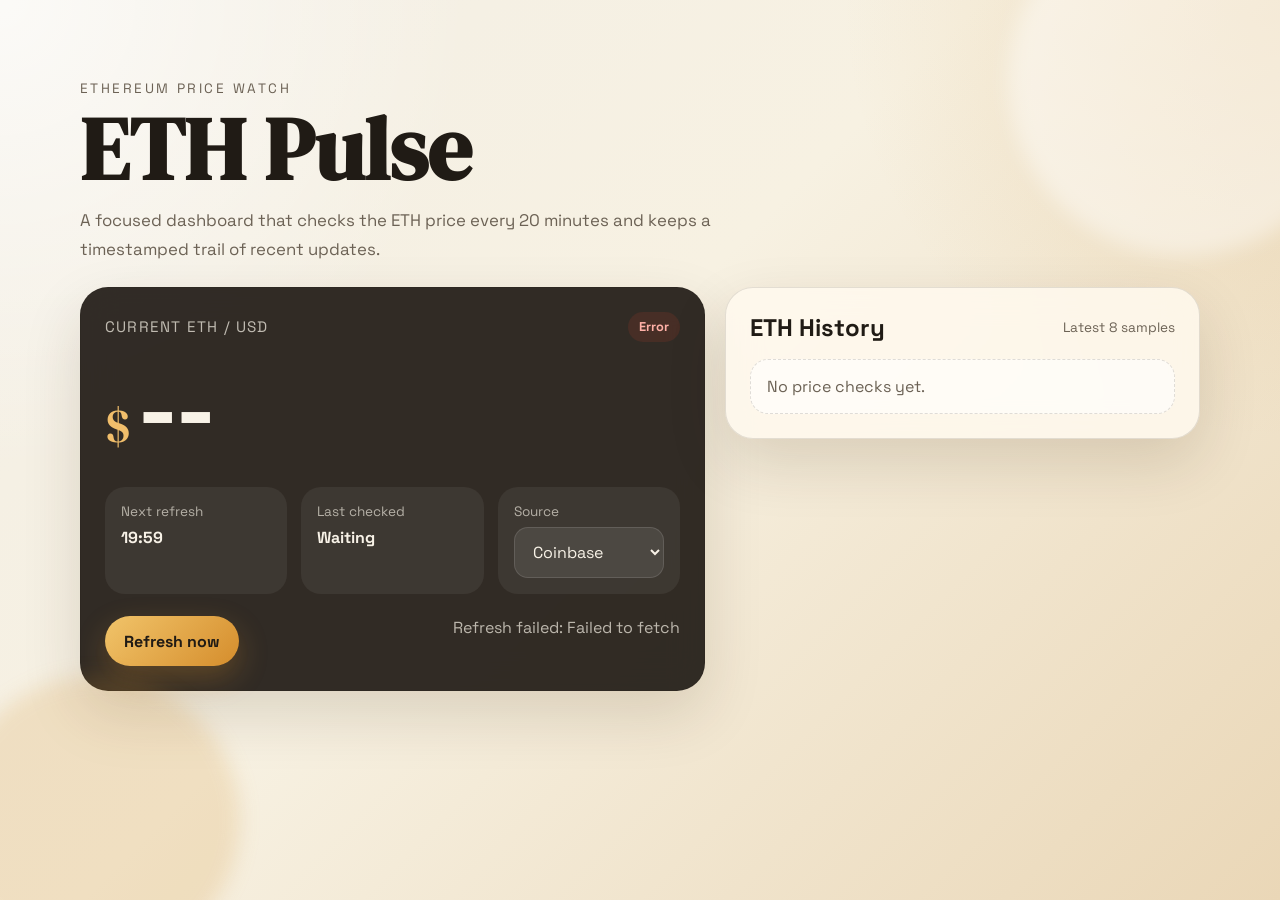
<file: index.html>
<!DOCTYPE html>
<html lang="en">
  <head>
    <meta charset="UTF-8" />
    <meta name="viewport" content="width=device-width, initial-scale=1.0" />
    <title>ETH Pulse Monitor</title>
    <link rel="preconnect" href="https://fonts.googleapis.com" />
    <link rel="preconnect" href="https://fonts.gstatic.com" crossorigin />
    <link
      href="https://fonts.googleapis.com/css2?family=Space+Grotesk:wght@400;500;700&family=DM+Serif+Display:ital@0;1&display=swap"
      rel="stylesheet"
    />
    <link rel="stylesheet" href="./styles.css" />
  </head>
  <body>
    <main class="shell">
      <section class="hero">
        <p class="eyebrow">Ethereum Price Watch</p>
        <h1>ETH Pulse</h1>
        <p class="lede">
          A focused dashboard that checks the ETH price every 20 minutes and keeps a
          timestamped trail of recent updates.
        </p>
      </section>

      <section class="board">
        <article class="price-card">
          <div class="label-row">
            <span class="label">Current ETH / USD</span>
            <span id="statusBadge" class="badge badge-idle">Idle</span>
          </div>
          <div class="price-row">
            <span class="currency">$</span>
            <span id="priceValue" class="price-value">--</span>
          </div>
          <div class="meta-grid">
            <div class="meta-item">
              <span class="meta-title">Next refresh</span>
              <strong id="countdown">20:00</strong>
            </div>
            <div class="meta-item">
              <span class="meta-title">Last checked</span>
              <strong id="lastUpdated">Waiting</strong>
            </div>
            <div class="meta-item">
              <span class="meta-title">Source</span>
              <label class="inline-select">
                <select id="sourceSelect" aria-label="ETH source exchange"></select>
              </label>
            </div>
          </div>
          <div class="action-row">
            <button id="refreshButton" type="button">Refresh now</button>
            <p id="message" class="message">Ready to monitor.</p>
          </div>
        </article>

        <article class="history-card">
          <div class="panel-head">
            <h2>ETH History</h2>
            <span class="history-note">Latest 8 samples</span>
          </div>
          <ol id="historyList" class="history-list"></ol>
        </article>
      </section>
    </main>

    <script src="./app.js"></script>
  </body>
</html>
</file>
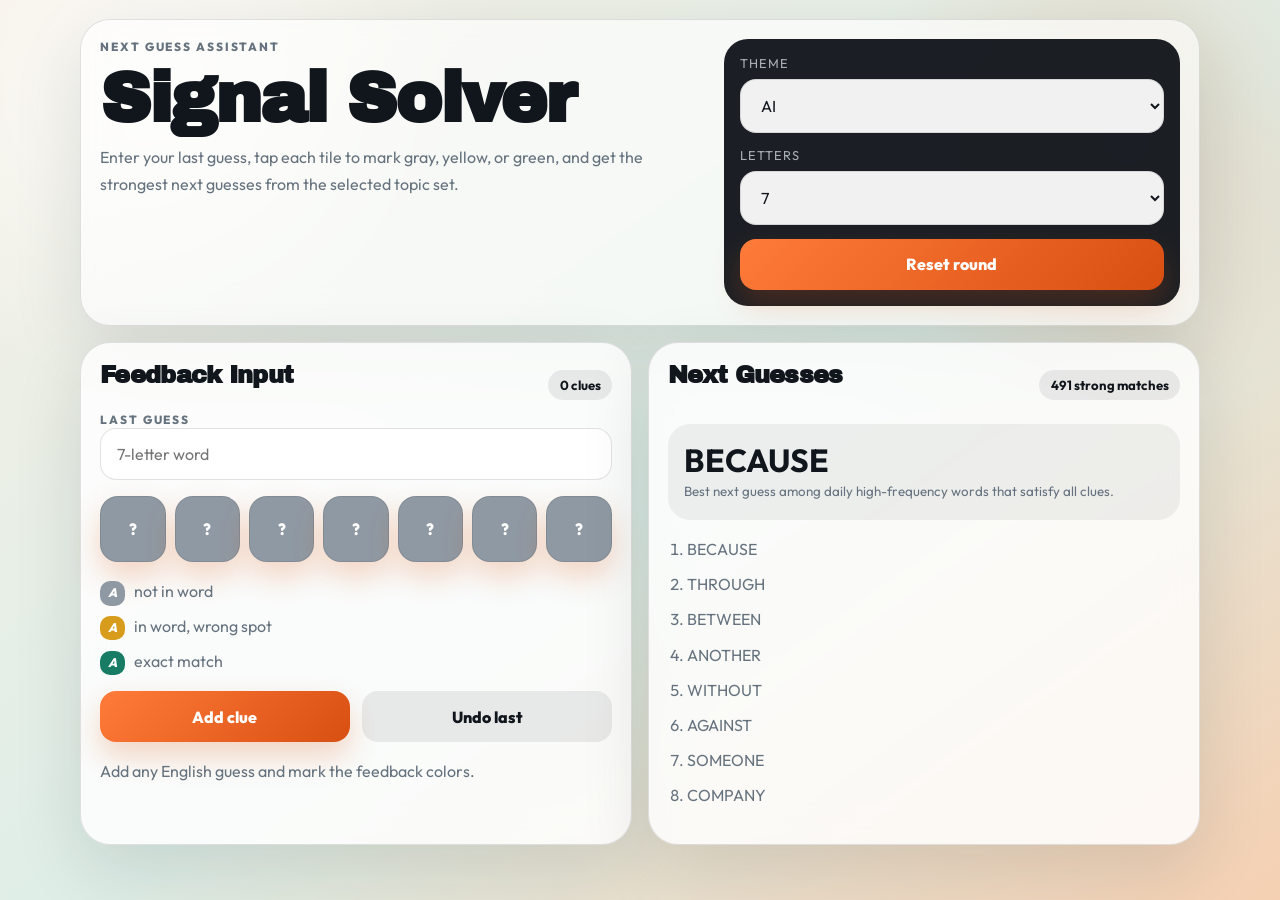
<file: guessassist.html>
<!DOCTYPE html>
<html lang="en">
  <head>
    <meta charset="UTF-8" />
    <meta name="viewport" content="width=device-width, initial-scale=1.0" />
    <title>Signal Solver</title>
    <meta
      name="description"
      content="A word assistant that accepts any English guess and narrows the next guess from AI, internet, and Web3 themed answer sets based on your color feedback."
    />
    <link rel="preconnect" href="https://fonts.googleapis.com" />
    <link rel="preconnect" href="https://fonts.gstatic.com" crossorigin />
    <link
      href="https://fonts.googleapis.com/css2?family=Outfit:wght@400;500;700;800&family=Archivo+Black&display=swap"
      rel="stylesheet"
    />
    <link rel="stylesheet" href="./guessassist.css" />
  </head>
  <body>
    <main class="page-shell">
      <section class="hero-card">
        <div>
          <p class="eyebrow">Next Guess Assistant</p>
          <h1>Signal Solver</h1>
          <p class="lede">
            Enter your last guess, tap each tile to mark gray, yellow, or green, and get
            the strongest next guesses from the selected topic set.
          </p>
        </div>
        <div class="hero-controls">
          <label class="control-item">
            <span>Theme</span>
            <select id="themeSelect"></select>
          </label>
          <label class="control-item">
            <span>Letters</span>
            <select id="lengthSelect"></select>
          </label>
          <button id="resetButton" type="button">Reset round</button>
        </div>
      </section>

      <section class="workspace-grid">
        <article class="input-card">
          <div class="panel-head">
            <h2>Feedback Input</h2>
            <span id="attemptCount" class="chip">0 clues</span>
          </div>
          <form id="clueForm" class="clue-form">
            <label class="guess-label" for="guessInput">Last guess</label>
            <input
              id="guessInput"
              type="text"
              inputmode="text"
              autocomplete="off"
              autocapitalize="characters"
              spellcheck="false"
              maxlength="8"
              placeholder="Type your guess"
            />
            <div id="feedbackRow" class="feedback-row"></div>
            <div class="legend-row">
              <span><i class="tile-sample tile-miss">A</i> not in word</span>
              <span><i class="tile-sample tile-present">A</i> in word, wrong spot</span>
              <span><i class="tile-sample tile-correct">A</i> exact match</span>
            </div>
            <div class="action-row">
              <button id="addClueButton" type="submit">Add clue</button>
              <button id="undoButton" type="button" class="button-secondary">Undo last</button>
            </div>
          </form>
          <p id="message" class="message">Start with one guess and its color pattern.</p>
          <ol id="historyList" class="history-list"></ol>
        </article>

        <article class="result-card">
          <div class="panel-head">
            <h2>Next Guesses</h2>
            <span id="candidateCount" class="chip">0 matches</span>
          </div>
          <div id="topPick" class="top-pick"></div>
          <ol id="candidateList" class="candidate-list"></ol>
        </article>
      </section>
    </main>

    <script src="./commonwords.js?v=20260317d"></script>
    <script src="./commonpriority.js?v=20260317d"></script>
    <script src="./guessassist.js?v=20260318a"></script>
  </body>
</html>
</file>
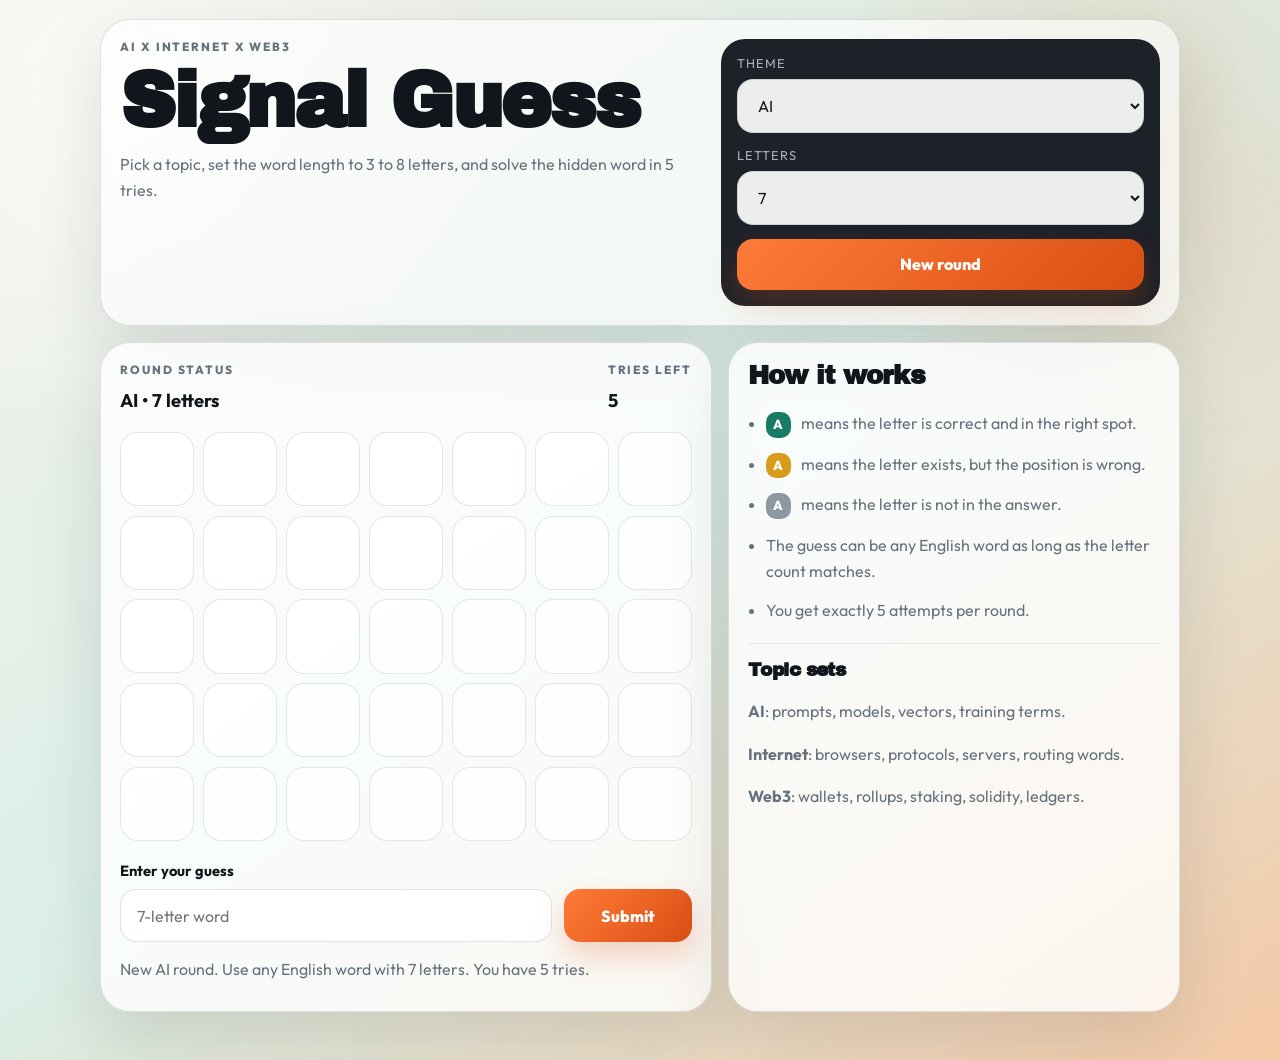
<file: guessword.html>
<!DOCTYPE html>
<html lang="en">
  <head>
    <meta charset="UTF-8" />
    <meta name="viewport" content="width=device-width, initial-scale=1.0" />
    <title>Signal Guess</title>
    <meta
      name="description"
      content="Guess AI, internet, and Web3 themed words in five tries. Choose 3 to 8 letters and play a focused Wordle-style challenge."
    />
    <link rel="preconnect" href="https://fonts.googleapis.com" />
    <link rel="preconnect" href="https://fonts.gstatic.com" crossorigin />
    <link
      href="https://fonts.googleapis.com/css2?family=Outfit:wght@400;500;700;800&family=Archivo+Black&display=swap"
      rel="stylesheet"
    />
    <link rel="stylesheet" href="./guessword.css" />
  </head>
  <body>
    <main class="page-shell">
      <section class="hero-card">
        <div class="hero-copy">
          <p class="eyebrow">AI x Internet x Web3</p>
          <h1>Signal Guess</h1>
          <p class="lede">
            Pick a topic, set the word length to 3 to 8 letters, and solve the
            hidden word in 5 tries.
          </p>
        </div>
        <div class="control-panel">
          <label class="control-item">
            <span>Theme</span>
            <select id="themeSelect"></select>
          </label>
          <label class="control-item">
            <span>Letters</span>
            <select id="lengthSelect"></select>
          </label>
          <button id="newGameButton" type="button">New round</button>
        </div>
      </section>

      <section class="game-grid">
        <article class="board-card">
          <div class="status-row">
            <div>
              <p class="mini-label">Round status</p>
              <strong id="statusText">Loading...</strong>
            </div>
            <div>
              <p class="mini-label">Tries left</p>
              <strong id="triesLeft">5</strong>
            </div>
          </div>
          <div id="board" class="board" aria-live="polite"></div>
          <form id="guessForm" class="guess-form">
            <label class="guess-label" for="guessInput">Enter your guess</label>
            <div class="guess-row">
              <input
                id="guessInput"
                name="guess"
                type="text"
                inputmode="text"
                autocomplete="off"
                autocapitalize="characters"
                spellcheck="false"
                maxlength="8"
                placeholder="Type a word"
              />
              <button id="submitGuessButton" type="submit">Submit</button>
            </div>
          </form>
          <p id="message" class="message">Choose a theme and start guessing.</p>
        </article>

        <article class="help-card">
          <div class="panel-head">
            <h2>How it works</h2>
          </div>
          <ul class="rule-list">
            <li><span class="tile-sample tile-correct">A</span> means the letter is correct and in the right spot.</li>
            <li><span class="tile-sample tile-present">A</span> means the letter exists, but the position is wrong.</li>
            <li><span class="tile-sample tile-miss">A</span> means the letter is not in the answer.</li>
            <li>The guess can be any English word as long as the letter count matches.</li>
            <li>You get exactly 5 attempts per round.</li>
          </ul>
          <div class="theme-notes">
            <h3>Topic sets</h3>
            <p><strong>AI</strong>: prompts, models, vectors, training terms.</p>
            <p><strong>Internet</strong>: browsers, protocols, servers, routing words.</p>
            <p><strong>Web3</strong>: wallets, rollups, staking, solidity, ledgers.</p>
          </div>
        </article>
      </section>
    </main>

    <script src="./guessword.js?v=20260318a"></script>
  </body>
</html>
</file>
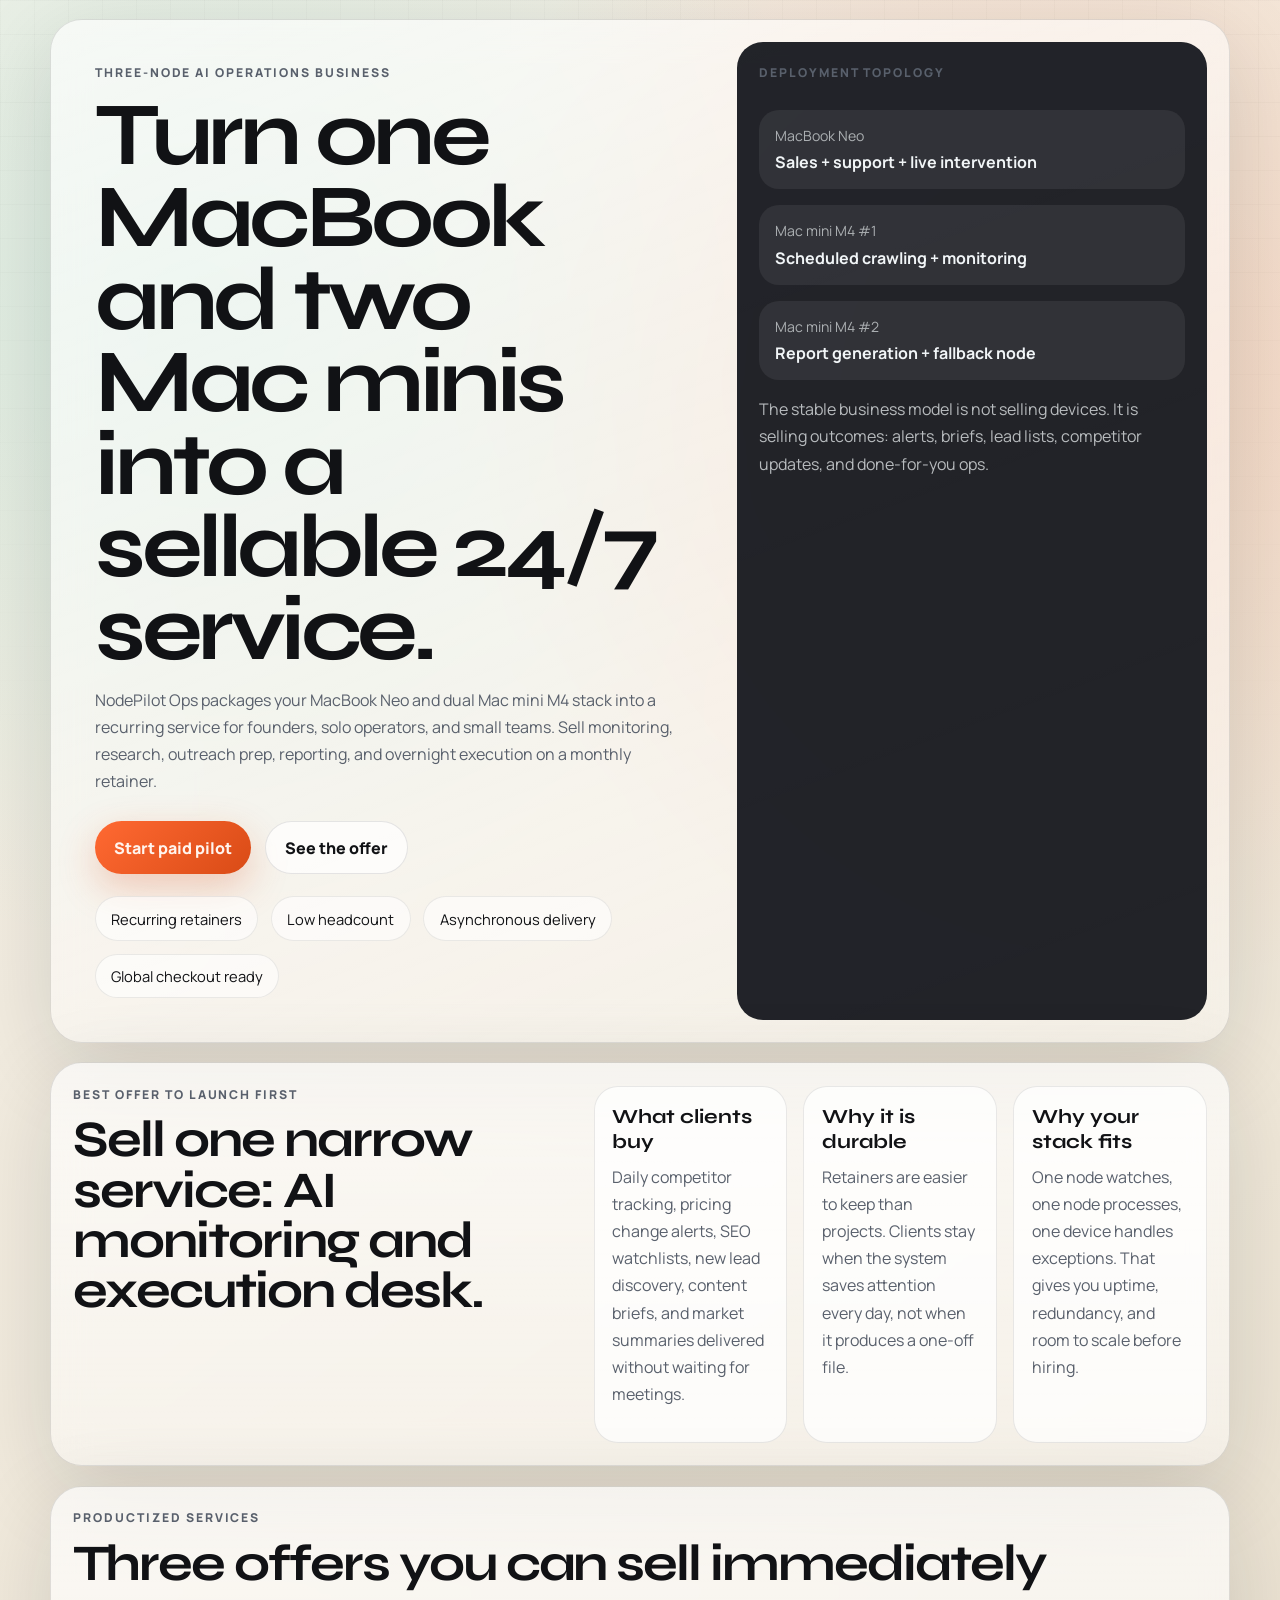
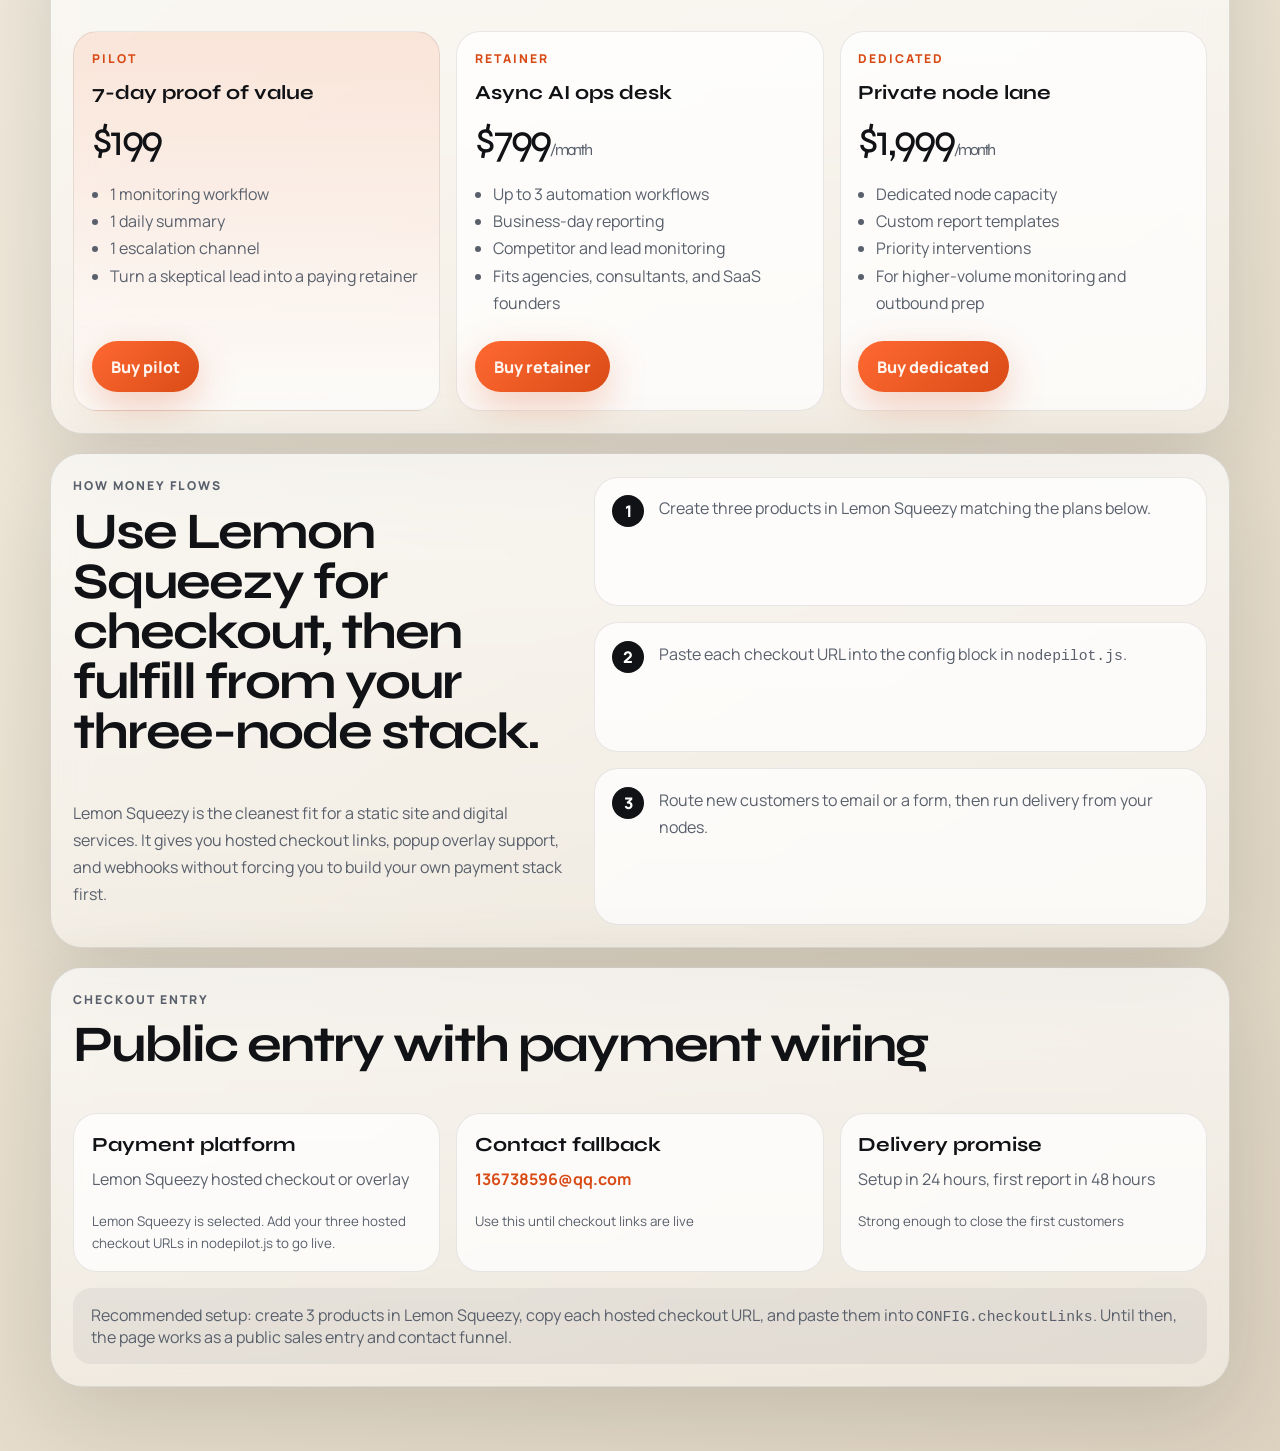
<file: nodepilot.html>
<!DOCTYPE html>
<html lang="en">
  <head>
    <meta charset="UTF-8" />
    <meta name="viewport" content="width=device-width, initial-scale=1.0" />
    <title>NodePilot Ops</title>
    <meta
      name="description"
      content="A three-node AI operations studio for founders who need 24/7 monitoring, research, outreach, and execution without building a full internal team."
    />
    <link rel="preconnect" href="https://fonts.googleapis.com" />
    <link rel="preconnect" href="https://fonts.gstatic.com" crossorigin />
    <link
      href="https://fonts.googleapis.com/css2?family=Manrope:wght@400;500;700;800&family=Syne:wght@500;700;800&display=swap"
      rel="stylesheet"
    />
    <script src="https://app.lemonsqueezy.com/js/lemon.js" defer></script>
    <link rel="stylesheet" href="./nodepilot.css" />
  </head>
  <body>
    <main class="page-shell">
      <section class="hero-panel">
        <div class="hero-copy">
          <p class="eyebrow">Three-node AI operations business</p>
          <h1>Turn one MacBook and two Mac minis into a sellable 24/7 service.</h1>
          <p class="lede">
            NodePilot Ops packages your MacBook Neo and dual Mac mini M4 stack into a
            recurring service for founders, solo operators, and small teams. Sell
            monitoring, research, outreach prep, reporting, and overnight execution on
            a monthly retainer.
          </p>
          <div class="hero-actions">
            <a class="button button-primary lemonsqueezy-button" data-plan="pilot" href="#pricing">Start paid pilot</a>
            <a class="button button-secondary" href="#offer">See the offer</a>
          </div>
          <ul class="signal-strip">
            <li>Recurring retainers</li>
            <li>Low headcount</li>
            <li>Asynchronous delivery</li>
            <li>Global checkout ready</li>
          </ul>
        </div>
        <aside class="stack-card">
          <p class="stack-label">Deployment topology</p>
          <div class="stack-grid">
            <article>
              <span>MacBook Neo</span>
              <strong>Sales + support + live intervention</strong>
            </article>
            <article>
              <span>Mac mini M4 #1</span>
              <strong>Scheduled crawling + monitoring</strong>
            </article>
            <article>
              <span>Mac mini M4 #2</span>
              <strong>Report generation + fallback node</strong>
            </article>
          </div>
          <p class="stack-note">
            The stable business model is not selling devices. It is selling outcomes:
            alerts, briefs, lead lists, competitor updates, and done-for-you ops.
          </p>
        </aside>
      </section>

      <section id="offer" class="section-panel section-split">
        <div>
          <p class="section-kicker">Best offer to launch first</p>
          <h2>Sell one narrow service: AI monitoring and execution desk.</h2>
        </div>
        <div class="offer-list">
          <article>
            <h3>What clients buy</h3>
            <p>
              Daily competitor tracking, pricing change alerts, SEO watchlists, new lead
              discovery, content briefs, and market summaries delivered without waiting
              for meetings.
            </p>
          </article>
          <article>
            <h3>Why it is durable</h3>
            <p>
              Retainers are easier to keep than projects. Clients stay when the system
              saves attention every day, not when it produces a one-off file.
            </p>
          </article>
          <article>
            <h3>Why your stack fits</h3>
            <p>
              One node watches, one node processes, one device handles exceptions. That
              gives you uptime, redundancy, and room to scale before hiring.
            </p>
          </article>
        </div>
      </section>

      <section class="section-panel">
        <div class="section-head">
          <p class="section-kicker">Productized services</p>
          <h2>Three offers you can sell immediately</h2>
        </div>
        <div class="plan-grid">
          <article class="plan-card plan-card-accent">
            <p class="plan-tier">Pilot</p>
            <h3>7-day proof of value</h3>
            <p class="plan-price">$199</p>
            <ul>
              <li>1 monitoring workflow</li>
              <li>1 daily summary</li>
              <li>1 escalation channel</li>
              <li>Turn a skeptical lead into a paying retainer</li>
            </ul>
            <a class="button button-primary lemonsqueezy-button" data-plan="pilot" href="#pricing">Buy pilot</a>
          </article>
          <article class="plan-card">
            <p class="plan-tier">Retainer</p>
            <h3>Async AI ops desk</h3>
            <p class="plan-price">$799<span>/month</span></p>
            <ul>
              <li>Up to 3 automation workflows</li>
              <li>Business-day reporting</li>
              <li>Competitor and lead monitoring</li>
              <li>Fits agencies, consultants, and SaaS founders</li>
            </ul>
            <a class="button button-primary lemonsqueezy-button" data-plan="retainer" href="#pricing">Buy retainer</a>
          </article>
          <article class="plan-card">
            <p class="plan-tier">Dedicated</p>
            <h3>Private node lane</h3>
            <p class="plan-price">$1,999<span>/month</span></p>
            <ul>
              <li>Dedicated node capacity</li>
              <li>Custom report templates</li>
              <li>Priority interventions</li>
              <li>For higher-volume monitoring and outbound prep</li>
            </ul>
            <a class="button button-primary lemonsqueezy-button" data-plan="dedicated" href="#pricing">Buy dedicated</a>
          </article>
        </div>
      </section>

      <section class="section-panel section-split">
        <div>
          <p class="section-kicker">How money flows</p>
          <h2>Use Lemon Squeezy for checkout, then fulfill from your three-node stack.</h2>
          <p class="body-copy">
            Lemon Squeezy is the cleanest fit for a static site and digital services. It
            gives you hosted checkout links, popup overlay support, and webhooks without
            forcing you to build your own payment stack first.
          </p>
        </div>
        <div class="ops-steps">
          <article>
            <span>1</span>
            <p>Create three products in Lemon Squeezy matching the plans below.</p>
          </article>
          <article>
            <span>2</span>
            <p>Paste each checkout URL into the config block in <code>nodepilot.js</code>.</p>
          </article>
          <article>
            <span>3</span>
            <p>Route new customers to email or a form, then run delivery from your nodes.</p>
          </article>
        </div>
      </section>

      <section id="pricing" class="section-panel pricing-panel">
        <div class="section-head">
          <p class="section-kicker">Checkout entry</p>
          <h2>Public entry with payment wiring</h2>
        </div>
        <div class="checkout-grid">
          <article class="checkout-card">
            <h3>Payment platform</h3>
            <p>Lemon Squeezy hosted checkout or overlay</p>
            <small id="platformStatus">Waiting for your real checkout URLs</small>
          </article>
          <article class="checkout-card">
            <h3>Contact fallback</h3>
            <p><a id="contactLink" href="mailto:136738596@qq.com?subject=NodePilot%20Ops%20Inquiry">136738596@qq.com</a></p>
            <small>Use this until checkout links are live</small>
          </article>
          <article class="checkout-card">
            <h3>Delivery promise</h3>
            <p>Setup in 24 hours, first report in 48 hours</p>
            <small>Strong enough to close the first customers</small>
          </article>
        </div>
        <div id="checkoutMessage" class="checkout-message"></div>
      </section>
    </main>

    <script src="./nodepilot.js"></script>
  </body>
</html>
</file>
<file: styles.css>
:root {
  --bg: #f3efe6;
  --bg-accent: #ead7b7;
  --panel: rgba(255, 250, 239, 0.84);
  --panel-strong: rgba(32, 27, 21, 0.92);
  --ink: #201b15;
  --muted: #6c6255;
  --line: rgba(32, 27, 21, 0.12);
  --gold: #cf8f2e;
  --green: #21785c;
  --shadow: 0 24px 60px rgba(59, 37, 5, 0.14);
}

* {
  box-sizing: border-box;
}

body {
  margin: 0;
  min-height: 100vh;
  font-family: "Space Grotesk", sans-serif;
  color: var(--ink);
  background:
    radial-gradient(circle at top left, rgba(255, 255, 255, 0.7), transparent 30%),
    radial-gradient(circle at top right, rgba(207, 143, 46, 0.18), transparent 28%),
    linear-gradient(135deg, var(--bg) 0%, #f7f1e2 45%, var(--bg-accent) 100%);
}

body::before,
body::after {
  content: "";
  position: fixed;
  inset: auto;
  pointer-events: none;
  border-radius: 999px;
  filter: blur(10px);
}

body::before {
  width: 22rem;
  height: 22rem;
  top: -6rem;
  right: -5rem;
  background: rgba(255, 255, 255, 0.44);
}

body::after {
  width: 18rem;
  height: 18rem;
  bottom: -4rem;
  left: -3rem;
  background: rgba(207, 143, 46, 0.18);
}

.shell {
  width: min(1120px, calc(100vw - 2rem));
  margin: 0 auto;
  padding: 3rem 0 4rem;
}

.hero {
  padding: 2rem 0 1.5rem;
  animation: rise 700ms ease-out both;
}

.eyebrow {
  margin: 0 0 0.75rem;
  font-size: 0.85rem;
  letter-spacing: 0.18em;
  text-transform: uppercase;
  color: var(--muted);
}

h1,
h2 {
  margin: 0;
}

h1 {
  font-family: "DM Serif Display", serif;
  font-size: clamp(3rem, 10vw, 5.5rem);
  line-height: 0.92;
}

.lede {
  max-width: 42rem;
  margin: 1rem 0 0;
  font-size: 1.05rem;
  line-height: 1.7;
  color: var(--muted);
}

.board {
  display: grid;
  grid-template-columns: 1.25fr 0.95fr;
  gap: 1.25rem;
  align-items: start;
}

.price-card,
.history-card {
  border: 1px solid var(--line);
  border-radius: 28px;
  padding: 1.5rem;
  backdrop-filter: blur(16px);
  box-shadow: var(--shadow);
  animation: rise 800ms ease-out both;
}

.price-card {
  background: var(--panel-strong);
  color: #f8f2e7;
}

.history-card {
  background: var(--panel);
  animation-delay: 120ms;
}

.label-row,
.panel-head,
.action-row {
  display: flex;
  justify-content: space-between;
  gap: 1rem;
  align-items: center;
}

.label {
  font-size: 0.95rem;
  letter-spacing: 0.08em;
  text-transform: uppercase;
  color: rgba(248, 242, 231, 0.72);
}

.badge {
  display: inline-flex;
  align-items: center;
  padding: 0.4rem 0.7rem;
  border-radius: 999px;
  font-size: 0.8rem;
  font-weight: 700;
}

.badge-idle {
  background: rgba(255, 255, 255, 0.1);
  color: #f7d39f;
}

.badge-live {
  background: rgba(33, 120, 92, 0.18);
  color: #92f3d2;
}

.badge-error {
  background: rgba(171, 56, 43, 0.18);
  color: #ffb0a7;
}

.price-row {
  display: flex;
  align-items: baseline;
  gap: 0.4rem;
  margin: 1.4rem 0 1.8rem;
}

.currency {
  font-family: "DM Serif Display", serif;
  font-size: clamp(2rem, 4vw, 3rem);
  color: #f1be6b;
}

.price-value {
  font-size: clamp(3.4rem, 8vw, 6rem);
  line-height: 0.95;
  font-weight: 700;
  letter-spacing: -0.04em;
}

.meta-grid {
  display: grid;
  grid-template-columns: repeat(3, minmax(0, 1fr));
  gap: 0.9rem;
}

.meta-item {
  padding: 1rem;
  border-radius: 20px;
  background: rgba(255, 255, 255, 0.06);
}

.meta-title {
  display: block;
  margin-bottom: 0.45rem;
  font-size: 0.85rem;
  color: rgba(248, 242, 231, 0.64);
}

.meta-item strong {
  font-size: 1rem;
}

.inline-select select {
  width: 100%;
  border: 1px solid rgba(255, 255, 255, 0.12);
  border-radius: 14px;
  padding: 0.8rem 0.9rem;
  font: inherit;
  color: #f8f2e7;
  background: rgba(255, 255, 255, 0.08);
}

.inline-select select:focus {
  outline: 2px solid rgba(241, 190, 107, 0.25);
  border-color: rgba(241, 190, 107, 0.45);
}

.action-row {
  margin-top: 1.4rem;
  align-items: flex-start;
}

button {
  border: 0;
  border-radius: 999px;
  padding: 0.9rem 1.2rem;
  font: inherit;
  font-weight: 700;
  color: var(--ink);
  background: linear-gradient(135deg, #f1c46a, #d58d2c);
  cursor: pointer;
  transition: transform 180ms ease, box-shadow 180ms ease;
  box-shadow: 0 12px 30px rgba(213, 141, 44, 0.28);
}

button:hover {
  transform: translateY(-1px);
}

button:active {
  transform: translateY(1px);
}

button:disabled {
  cursor: wait;
  opacity: 0.72;
  transform: none;
  box-shadow: none;
}

.message {
  margin: 0;
  max-width: 18rem;
  text-align: right;
  line-height: 1.5;
  color: rgba(248, 242, 231, 0.7);
}

.history-note {
  color: var(--muted);
  font-size: 0.85rem;
}

.history-list {
  list-style: none;
  padding: 0;
  margin: 1rem 0 0;
  display: grid;
  gap: 0.8rem;
}

.history-item {
  display: flex;
  justify-content: space-between;
  gap: 1rem;
  padding: 0.95rem 1rem;
  border-radius: 18px;
  background: rgba(255, 255, 255, 0.65);
  border: 1px solid rgba(32, 27, 21, 0.08);
}

.history-time {
  color: var(--muted);
}

.history-price {
  font-weight: 700;
}

.history-empty {
  padding: 1rem;
  border-radius: 18px;
  color: var(--muted);
  background: rgba(255, 255, 255, 0.56);
  border: 1px dashed rgba(32, 27, 21, 0.14);
}

@keyframes rise {
  from {
    opacity: 0;
    transform: translateY(18px);
  }

  to {
    opacity: 1;
    transform: translateY(0);
  }
}

@media (max-width: 840px) {
  .board {
    grid-template-columns: 1fr;
  }

  .meta-grid {
    grid-template-columns: 1fr;
  }

  .action-row,
  .label-row,
  .panel-head {
    flex-direction: column;
    align-items: flex-start;
  }

  .message {
    text-align: left;
  }
}
</file>
<file: guessassist.css>
:root {
  --ink: #10161c;
  --muted: #66737f;
  --line: rgba(16, 22, 28, 0.12);
  --panel: rgba(255, 255, 255, 0.82);
  --panel-strong: rgba(13, 18, 24, 0.94);
  --correct: #177c63;
  --present: #d89c1c;
  --miss: #8f99a3;
  --accent: #ff6e2f;
  --shadow: 0 24px 70px rgba(16, 22, 28, 0.12);
}
* { box-sizing: border-box; }
body {
  margin: 0;
  min-height: 100vh;
  font-family: "Outfit", sans-serif;
  color: var(--ink);
  background:
    radial-gradient(circle at 12% 10%, rgba(255,255,255,0.72), transparent 22%),
    radial-gradient(circle at 88% 16%, rgba(255,110,47,0.16), transparent 20%),
    linear-gradient(145deg, #f6f0e6 0%, #deeee7 54%, #f5d0b2 100%);
}
.page-shell {
  width: min(1120px, calc(100vw - 1.5rem));
  margin: 0 auto;
  padding: 1.2rem 0 3rem;
}
.hero-card, .input-card, .result-card {
  border: 1px solid var(--line);
  border-radius: 30px;
  box-shadow: var(--shadow);
  backdrop-filter: blur(16px);
}
.hero-card {
  display: grid;
  grid-template-columns: 1.2fr 0.9fr;
  gap: 1rem;
  padding: 1.2rem;
  background: rgba(255,255,255,0.62);
}
.eyebrow, .guess-label {
  margin: 0 0 0.75rem;
  text-transform: uppercase;
  letter-spacing: 0.16em;
  font-size: 0.74rem;
  font-weight: 800;
  color: var(--muted);
}
h1, h2, p, ol { margin-top: 0; }
h1, h2 { font-family: "Archivo Black", sans-serif; letter-spacing: -0.03em; }
h1 { margin-bottom: 0.7rem; font-size: clamp(2.4rem, 7vw, 4.4rem); line-height: 0.95; }
h2 { font-size: 1.5rem; }
.lede, .message, .legend-row, .history-list, .candidate-list { color: var(--muted); line-height: 1.65; }
.hero-controls {
  display: grid;
  gap: 0.9rem;
  padding: 1rem;
  border-radius: 24px;
  background: var(--panel-strong);
}
.control-item { display: grid; gap: 0.45rem; color: #eef4f6; }
.control-item span { font-size: 0.8rem; letter-spacing: 0.08em; text-transform: uppercase; color: rgba(238,244,246,0.68); }
select, input, button {
  width: 100%;
  border-radius: 16px;
  padding: 0.95rem 1rem;
  font: inherit;
}
select, input { border: 1px solid rgba(16,22,28,0.12); background: rgba(255,255,255,0.94); color: var(--ink); }
button {
  border: 0;
  color: white;
  background: linear-gradient(135deg, #ff7b39, #d84f12);
  font-weight: 800;
  cursor: pointer;
  box-shadow: 0 14px 30px rgba(216,79,18,0.24);
}
.button-secondary { background: rgba(16,22,28,0.08); color: var(--ink); box-shadow: none; }
.workspace-grid {
  display: grid;
  grid-template-columns: 1fr 1fr;
  gap: 1rem;
  margin-top: 1rem;
}
.input-card, .result-card { padding: 1.2rem; background: var(--panel); }
.panel-head, .action-row { display: flex; justify-content: space-between; gap: 0.8rem; align-items: center; }
.chip {
  display: inline-flex;
  align-items: center;
  padding: 0.45rem 0.7rem;
  border-radius: 999px;
  background: rgba(16,22,28,0.08);
  color: var(--ink);
  font-size: 0.82rem;
  font-weight: 700;
}
.feedback-row {
  display: grid;
  gap: 0.55rem;
  margin: 1rem 0;
}
.feedback-row[data-length="3"] { grid-template-columns: repeat(3, minmax(0, 1fr)); }
.feedback-row[data-length="4"] { grid-template-columns: repeat(4, minmax(0, 1fr)); }
.feedback-row[data-length="5"] { grid-template-columns: repeat(5, minmax(0, 1fr)); }
.feedback-row[data-length="6"] { grid-template-columns: repeat(6, minmax(0, 1fr)); }
.feedback-row[data-length="7"] { grid-template-columns: repeat(7, minmax(0, 1fr)); }
.feedback-row[data-length="8"] { grid-template-columns: repeat(8, minmax(0, 1fr)); }
.feedback-tile, .tile-sample {
  display: inline-flex;
  align-items: center;
  justify-content: center;
  aspect-ratio: 1 / 1;
  min-height: 3rem;
  border-radius: 18px;
  font-weight: 800;
  text-transform: uppercase;
}
.feedback-tile {
  border: 1px solid rgba(16,22,28,0.1);
  user-select: none;
  cursor: pointer;
  background: rgba(255,255,255,0.72);
}
.tile-sample { width: 1.55rem; min-height: 1.55rem; border-radius: 10px; font-size: 0.78rem; margin-right: 0.35rem; }
.tile-correct { background: var(--correct); color: white; }
.tile-present { background: var(--present); color: white; }
.tile-miss { background: var(--miss); color: white; }
.legend-row {
  display: grid;
  gap: 0.45rem;
  margin-bottom: 1rem;
}
.action-row { margin-bottom: 1rem; }
.history-list, .candidate-list { padding-left: 1.2rem; }
.history-list li, .candidate-list li { margin-bottom: 0.55rem; }
.top-pick {
  min-height: 6rem;
  margin: 1rem 0;
  padding: 1rem;
  border-radius: 22px;
  background: rgba(16,22,28,0.06);
}
.top-pick strong {
  display: block;
  font-size: 2rem;
  color: var(--ink);
}
.top-pick small { color: var(--muted); }
@media (max-width: 900px) {
  .hero-card, .workspace-grid { grid-template-columns: 1fr; }
}
@media (max-width: 640px) {
  .page-shell { width: min(100vw - 1rem, 1120px); }
  .hero-card, .input-card, .result-card { padding: 1rem; }
  .action-row { flex-direction: column; }
}
</file>
<file: guessword.css>
:root {
  --ink: #10161c;
  --muted: #66737f;
  --line: rgba(16, 22, 28, 0.12);
  --panel: rgba(255, 255, 255, 0.8);
  --panel-strong: rgba(12, 18, 25, 0.93);
  --bg-a: #f5f1e8;
  --bg-b: #dbefe8;
  --bg-c: #f4c9a6;
  --correct: #177c63;
  --present: #d89c1c;
  --miss: #8e98a3;
  --accent: #ff6e2f;
  --shadow: 0 24px 70px rgba(16, 22, 28, 0.12);
}

* {
  box-sizing: border-box;
}

body {
  margin: 0;
  min-height: 100vh;
  font-family: "Outfit", sans-serif;
  color: var(--ink);
  background:
    radial-gradient(circle at 10% 10%, rgba(255, 255, 255, 0.7), transparent 24%),
    radial-gradient(circle at 88% 14%, rgba(255, 110, 47, 0.18), transparent 22%),
    linear-gradient(145deg, var(--bg-a) 0%, var(--bg-b) 50%, var(--bg-c) 100%);
}

.page-shell {
  width: min(1080px, calc(100vw - 1.5rem));
  margin: 0 auto;
  padding: 1.2rem 0 3rem;
}

.hero-card,
.board-card,
.help-card {
  border: 1px solid var(--line);
  border-radius: 30px;
  box-shadow: var(--shadow);
  backdrop-filter: blur(16px);
}

.hero-card {
  display: grid;
  grid-template-columns: 1.2fr 0.9fr;
  gap: 1rem;
  padding: 1.2rem;
  background: rgba(255, 255, 255, 0.6);
}

.eyebrow,
.mini-label {
  margin: 0 0 0.75rem;
  text-transform: uppercase;
  letter-spacing: 0.16em;
  font-size: 0.74rem;
  font-weight: 800;
  color: var(--muted);
}

h1,
h2,
h3,
p,
ul {
  margin-top: 0;
}

h1,
h2,
h3 {
  font-family: "Archivo Black", sans-serif;
  letter-spacing: -0.03em;
}

h1 {
  margin-bottom: 0.7rem;
  font-size: clamp(2.6rem, 8vw, 4.8rem);
  line-height: 0.95;
}

h2 {
  font-size: 1.6rem;
}

.lede,
.rule-list,
.theme-notes p,
.message {
  color: var(--muted);
  line-height: 1.65;
}

.control-panel {
  display: grid;
  gap: 0.9rem;
  align-content: start;
  padding: 1rem;
  border-radius: 24px;
  background: var(--panel-strong);
}

.control-item {
  display: grid;
  gap: 0.45rem;
  color: #eef4f6;
}

.control-item span {
  font-size: 0.8rem;
  letter-spacing: 0.08em;
  text-transform: uppercase;
  color: rgba(238, 244, 246, 0.68);
}

select,
input,
button {
  width: 100%;
  border-radius: 16px;
  border: 1px solid rgba(16, 22, 28, 0.12);
  padding: 0.95rem 1rem;
  font: inherit;
}

select,
input {
  background: rgba(255, 255, 255, 0.92);
  color: var(--ink);
}

button {
  border: 0;
  font-weight: 800;
  color: white;
  background: linear-gradient(135deg, #ff7b39, #d84f12);
  cursor: pointer;
  transition: transform 150ms ease, box-shadow 150ms ease;
  box-shadow: 0 14px 30px rgba(216, 79, 18, 0.24);
}

button:hover {
  transform: translateY(-1px);
}

button:disabled {
  opacity: 0.7;
  cursor: not-allowed;
  transform: none;
  box-shadow: none;
}

.game-grid {
  display: grid;
  grid-template-columns: 1.15fr 0.85fr;
  gap: 1rem;
  margin-top: 1rem;
}

.board-card,
.help-card {
  padding: 1.2rem;
  background: var(--panel);
}

.status-row {
  display: flex;
  justify-content: space-between;
  gap: 1rem;
  align-items: flex-start;
}

.status-row strong {
  font-size: 1.15rem;
}

.board {
  display: grid;
  gap: 0.6rem;
  margin: 1.25rem 0;
}

.board-row {
  display: grid;
  gap: 0.55rem;
}

.board-row[data-length="5"] {
  grid-template-columns: repeat(5, minmax(0, 1fr));
}

.board-row[data-length="3"] {
  grid-template-columns: repeat(3, minmax(0, 1fr));
}

.board-row[data-length="4"] {
  grid-template-columns: repeat(4, minmax(0, 1fr));
}

.board-row[data-length="6"] {
  grid-template-columns: repeat(6, minmax(0, 1fr));
}

.board-row[data-length="7"] {
  grid-template-columns: repeat(7, minmax(0, 1fr));
}

.board-row[data-length="8"] {
  grid-template-columns: repeat(8, minmax(0, 1fr));
}

.tile,
.tile-sample {
  display: inline-flex;
  align-items: center;
  justify-content: center;
  aspect-ratio: 1 / 1;
  min-height: 3rem;
  border-radius: 18px;
  font-weight: 800;
  text-transform: uppercase;
}

.tile {
  border: 1px solid rgba(16, 22, 28, 0.1);
  background: rgba(255, 255, 255, 0.72);
  font-size: clamp(0.95rem, 2vw, 1.25rem);
}

.tile-empty {
  color: rgba(16, 22, 28, 0.28);
}

.tile-correct {
  background: var(--correct);
  color: white;
}

.tile-present {
  background: var(--present);
  color: white;
}

.tile-miss {
  background: var(--miss);
  color: white;
}

.guess-form {
  margin-top: 1rem;
}

.guess-label {
  display: block;
  margin-bottom: 0.6rem;
  font-size: 0.92rem;
  font-weight: 700;
}

.guess-row {
  display: grid;
  grid-template-columns: 1fr auto;
  gap: 0.7rem;
}

.guess-row button {
  min-width: 8rem;
}

.message {
  min-height: 2.2rem;
  margin: 0.9rem 0 0;
}

.rule-list {
  display: grid;
  gap: 0.8rem;
  padding-left: 1.1rem;
}

.tile-sample {
  width: 1.6rem;
  min-height: 1.6rem;
  margin-right: 0.45rem;
  border-radius: 10px;
  font-size: 0.82rem;
}

.theme-notes {
  margin-top: 1.2rem;
  padding-top: 1rem;
  border-top: 1px solid rgba(16, 22, 28, 0.08);
}

@media (max-width: 900px) {
  .hero-card,
  .game-grid {
    grid-template-columns: 1fr;
  }
}

@media (max-width: 640px) {
  .page-shell {
    width: min(100vw - 1rem, 1080px);
  }

  .hero-card,
  .board-card,
  .help-card {
    padding: 1rem;
  }

  .guess-row {
    grid-template-columns: 1fr;
  }
}
</file>
<file: nodepilot.css>
:root {
  --ink: #111215;
  --muted: #59606c;
  --panel: rgba(255, 255, 255, 0.74);
  --panel-strong: rgba(16, 18, 24, 0.92);
  --line: rgba(17, 18, 21, 0.12);
  --accent: #ff6932;
  --accent-deep: #d94b16;
  --shadow: 0 24px 90px rgba(17, 18, 21, 0.14);
}
* { box-sizing: border-box; }
html { scroll-behavior: smooth; }
body {
  margin: 0;
  min-height: 100vh;
  font-family: "Manrope", sans-serif;
  color: var(--ink);
  background:
    radial-gradient(circle at 15% 10%, rgba(75, 214, 195, 0.16), transparent 22%),
    radial-gradient(circle at 84% 12%, rgba(255, 105, 50, 0.18), transparent 22%),
    linear-gradient(145deg, #f5f1e8 0%, #efe7d8 52%, #ddd2bf 100%);
}
body::before {
  content: "";
  position: fixed;
  inset: 0;
  pointer-events: none;
  background-image: linear-gradient(rgba(17, 18, 21, 0.04) 1px, transparent 1px), linear-gradient(90deg, rgba(17, 18, 21, 0.04) 1px, transparent 1px);
  background-size: 34px 34px;
  mask-image: linear-gradient(to bottom, rgba(0, 0, 0, 0.55), transparent 88%);
}
.page-shell { width: min(1180px, calc(100vw - 2rem)); margin: 0 auto; padding: 1.2rem 0 4rem; }
.hero-panel, .section-panel { border: 1px solid var(--line); border-radius: 32px; box-shadow: var(--shadow); backdrop-filter: blur(18px); }
.hero-panel { display: grid; grid-template-columns: 1.3fr 0.95fr; gap: 1.25rem; padding: 1.35rem; background: linear-gradient(160deg, rgba(255, 255, 255, 0.64), rgba(255, 255, 255, 0.34)); animation: rise 700ms ease both; }
.hero-copy, .stack-card, .section-panel { padding: 1.4rem; }
.eyebrow, .section-kicker, .stack-label, .plan-tier { margin: 0 0 0.8rem; text-transform: uppercase; letter-spacing: 0.16em; font-size: 0.76rem; font-weight: 800; }
.eyebrow, .section-kicker, .stack-label { color: var(--muted); }
h1, h2, h3, p, ul { margin-top: 0; }
h1, h2, h3 { font-family: "Syne", sans-serif; }
h1 { max-width: 12ch; margin-bottom: 1rem; font-size: clamp(3rem, 7vw, 5.6rem); line-height: 0.92; letter-spacing: -0.05em; }
h2 { font-size: clamp(2rem, 4vw, 3.2rem); line-height: 0.98; letter-spacing: -0.04em; }
h3 { font-size: 1.25rem; margin-bottom: 0.6rem; }
.lede, .body-copy, .offer-list p, .checkout-card p, .ops-steps p, .stack-note, .plan-card li { color: var(--muted); line-height: 1.7; }
.hero-actions { display: flex; flex-wrap: wrap; gap: 0.85rem; margin: 1.6rem 0 1.4rem; }
.button { display: inline-flex; align-items: center; justify-content: center; min-height: 3.2rem; padding: 0.9rem 1.2rem; border-radius: 999px; text-decoration: none; font-weight: 800; transition: transform 160ms ease, box-shadow 160ms ease, background 160ms ease; }
.button:hover { transform: translateY(-1px); }
.button-primary { color: #fff4ee; background: linear-gradient(135deg, var(--accent), var(--accent-deep)); box-shadow: 0 14px 38px rgba(217, 75, 22, 0.26); }
.button-secondary { color: var(--ink); background: rgba(255, 255, 255, 0.72); border: 1px solid rgba(17, 18, 21, 0.1); }
.signal-strip { display: flex; flex-wrap: wrap; gap: 0.8rem; padding: 0; margin: 0; list-style: none; }
.signal-strip li { padding: 0.7rem 0.95rem; border-radius: 999px; background: rgba(255, 255, 255, 0.58); border: 1px solid rgba(17, 18, 21, 0.08); font-size: 0.92rem; }
.stack-card { display: flex; flex-direction: column; gap: 1rem; background: var(--panel-strong); color: #f1f5f7; border-radius: 26px; }
.stack-grid, .offer-list, .plan-grid, .checkout-grid, .ops-steps { display: grid; gap: 1rem; }
.stack-grid article { padding: 1rem; border-radius: 20px; background: rgba(255, 255, 255, 0.07); }
.stack-grid span { display: block; margin-bottom: 0.4rem; color: rgba(241, 245, 247, 0.64); font-size: 0.88rem; }
.stack-note { margin: 0; color: rgba(241, 245, 247, 0.72); }
.section-panel { margin-top: 1.2rem; background: linear-gradient(180deg, rgba(255, 255, 255, 0.68), rgba(255, 255, 255, 0.42)); animation: rise 850ms ease both; }
.section-split { display: grid; grid-template-columns: 0.9fr 1.1fr; gap: 1.2rem; }
.offer-list { grid-template-columns: repeat(3, minmax(0, 1fr)); }
.offer-list article, .checkout-card, .ops-steps article, .plan-card { padding: 1.1rem; border-radius: 24px; background: var(--panel); border: 1px solid rgba(17, 18, 21, 0.09); }
.plan-grid { grid-template-columns: repeat(3, minmax(0, 1fr)); margin-top: 1.2rem; }
.plan-card-accent { background: linear-gradient(180deg, rgba(255, 105, 50, 0.12), rgba(255, 255, 255, 0.74)); }
.plan-tier { color: var(--accent-deep); }
.plan-price { margin-bottom: 0.85rem; font-family: "Syne", sans-serif; font-size: 2.8rem; letter-spacing: -0.05em; }
.plan-price span { font-size: 1rem; color: var(--muted); }
.plan-card ul { padding-left: 1.1rem; min-height: 9rem; }
.ops-steps article { display: grid; grid-template-columns: auto 1fr; gap: 0.9rem; align-items: start; }
.ops-steps span { display: inline-flex; align-items: center; justify-content: center; width: 2rem; height: 2rem; border-radius: 999px; background: var(--ink); color: white; font-weight: 800; }
.checkout-grid { grid-template-columns: repeat(3, minmax(0, 1fr)); margin-top: 1.1rem; }
.checkout-card small, #platformStatus, .checkout-message { color: var(--muted); }
.checkout-card a { color: var(--accent-deep); text-decoration: none; font-weight: 700; }
.checkout-message { margin-top: 1rem; padding: 1rem 1.1rem; border-radius: 18px; background: rgba(17, 18, 21, 0.05); min-height: 3.5rem; }
code { font-family: "SFMono-Regular", Consolas, monospace; font-size: 0.92em; }
@keyframes rise { from { opacity: 0; transform: translateY(22px); } to { opacity: 1; transform: translateY(0); } }
@media (max-width: 980px) { .hero-panel, .section-split, .offer-list, .plan-grid, .checkout-grid { grid-template-columns: 1fr; } .plan-card ul { min-height: auto; } }
@media (max-width: 640px) { .page-shell { width: min(100vw - 1rem, 1180px); } .hero-panel, .section-panel, .hero-copy, .stack-card { padding: 1rem; } h1 { font-size: clamp(2.8rem, 16vw, 4rem); } .button { width: 100%; } }
</file>
